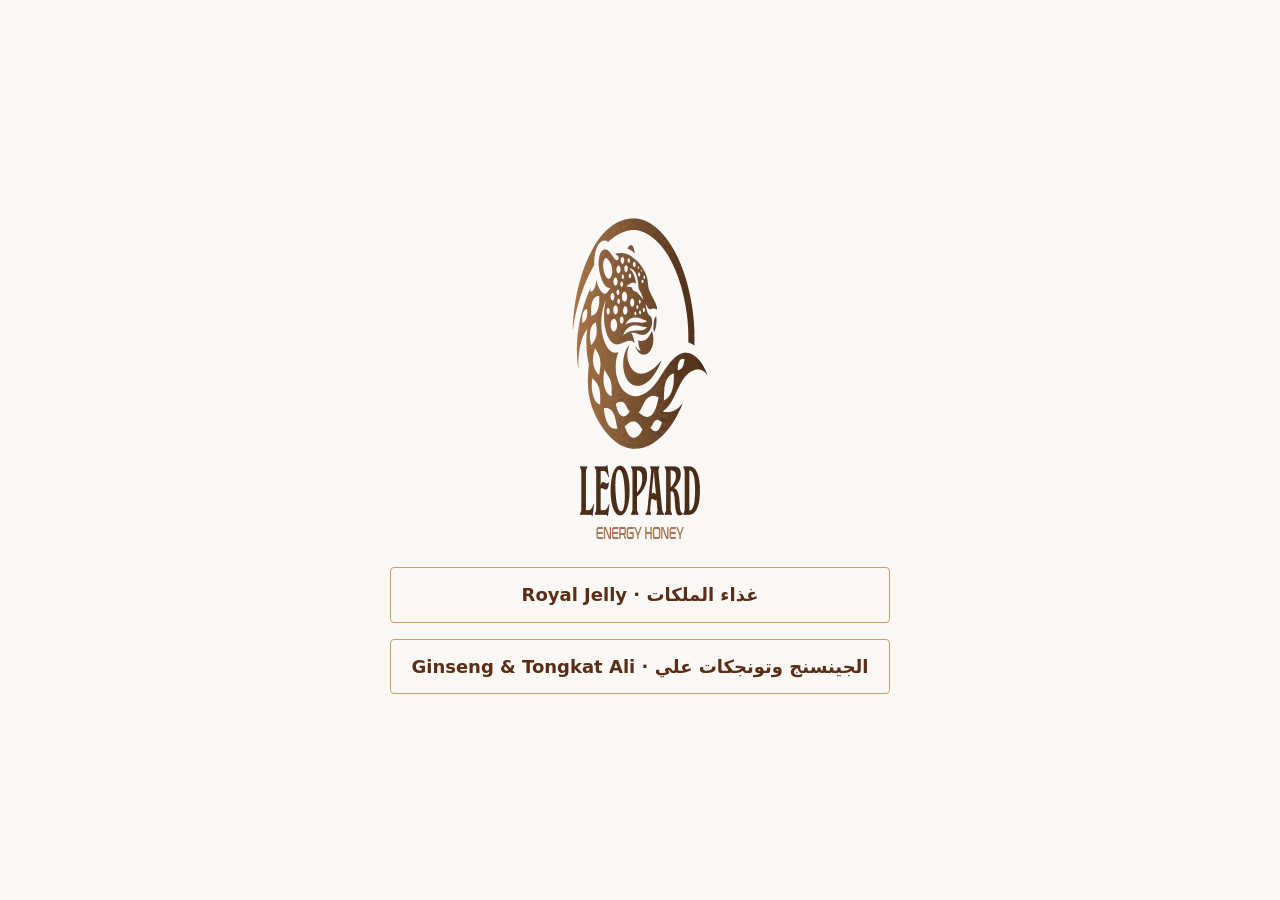
<file: index.html>
<!doctype html>
<html lang="en">
<head>
<meta charset="utf-8">
<meta name="viewport" content="width=device-width, initial-scale=1">
<title>LEOPARD Energy Honey</title>
<style>
body{margin:0;min-height:100vh;display:grid;place-content:center;gap:16px;padding:24px;box-sizing:border-box;background:#FAF8F5;color:#5A2E16;font:18px/1.4 system-ui,sans-serif;text-align:center}
img{width:150px;margin:auto}
a{display:block;padding:14px 20px;border:1px solid #C9A063;border-radius:4px;color:inherit;font-weight:700;text-decoration:none}
</style>
</head>
<body>
<img src="assets/img/logo.webp" width="300" height="345" alt="LEOPARD Energy Honey">
<a href="royal-jelly/">Royal Jelly · غذاء الملكات</a>
<a href="ginseng-tongkat-ali/">Ginseng &amp; Tongkat Ali · الجينسنج وتونجكات علي</a>
</body>
</html>
</file>
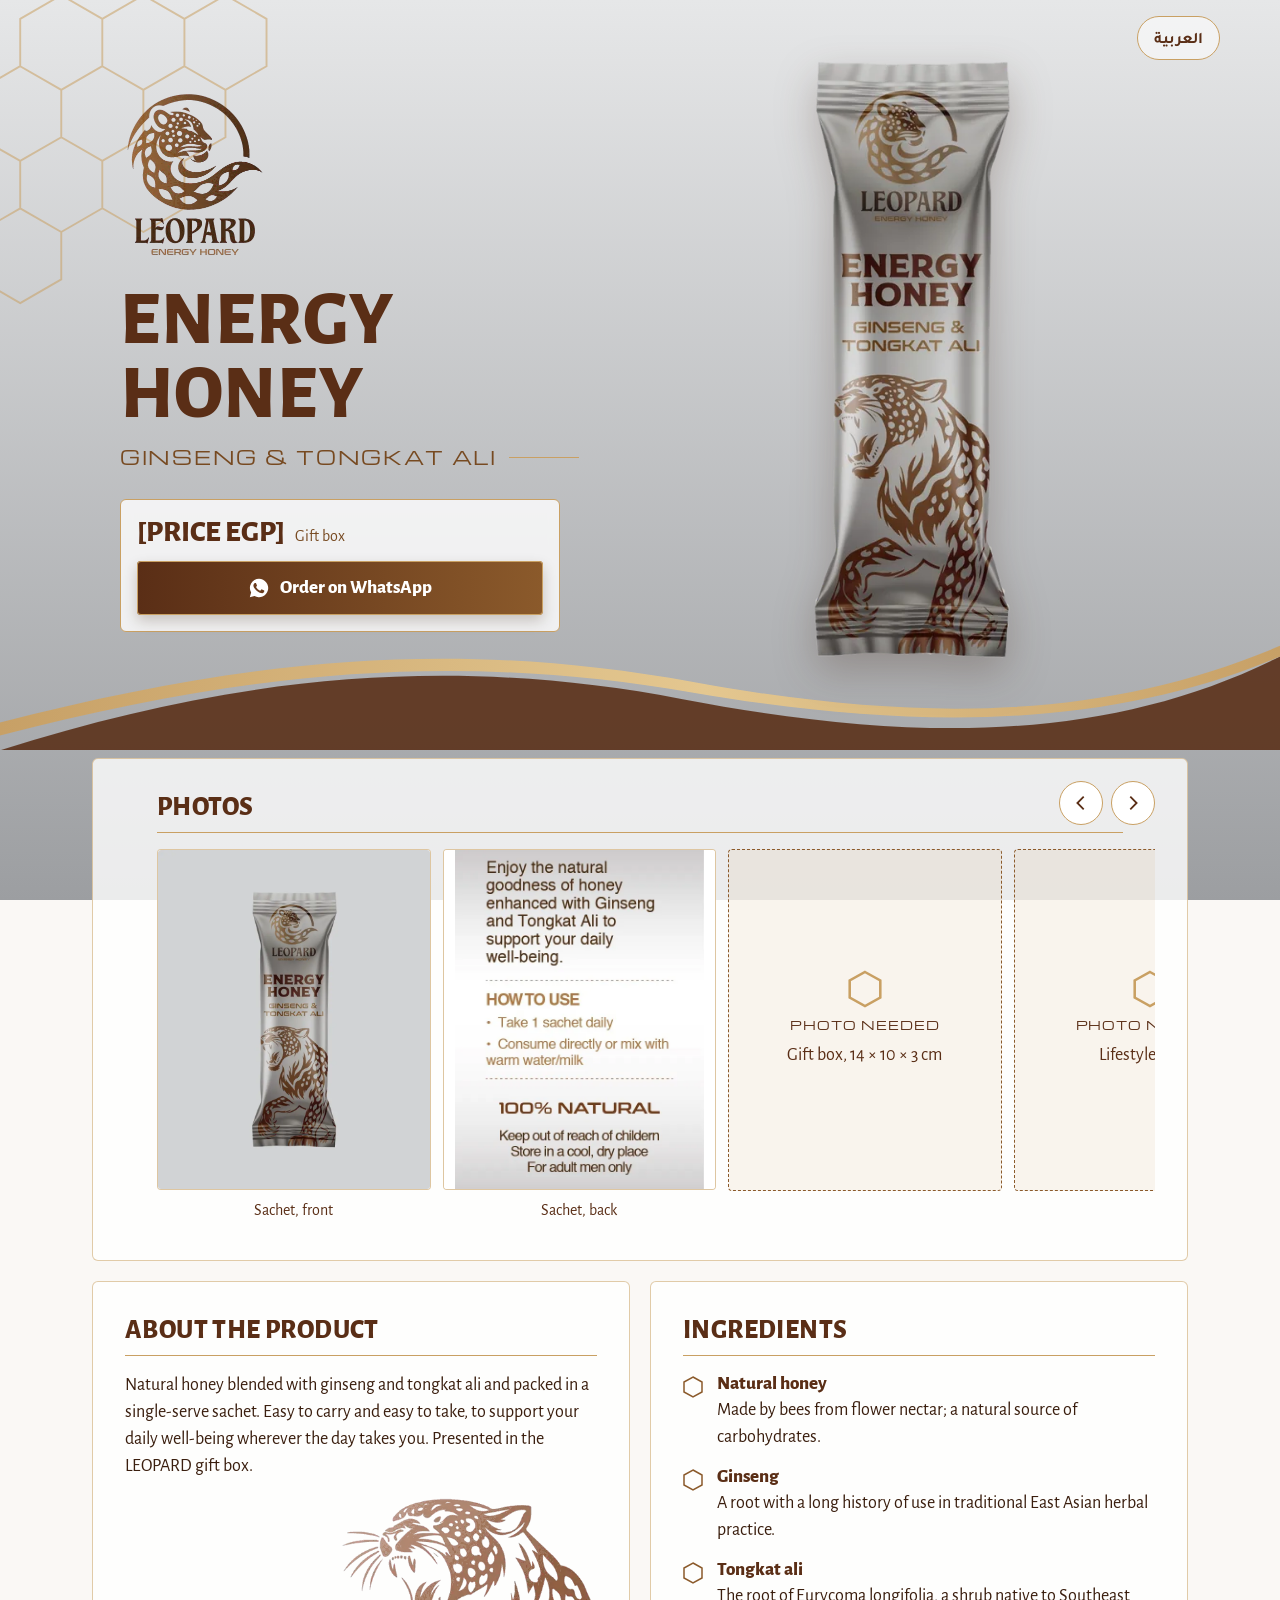
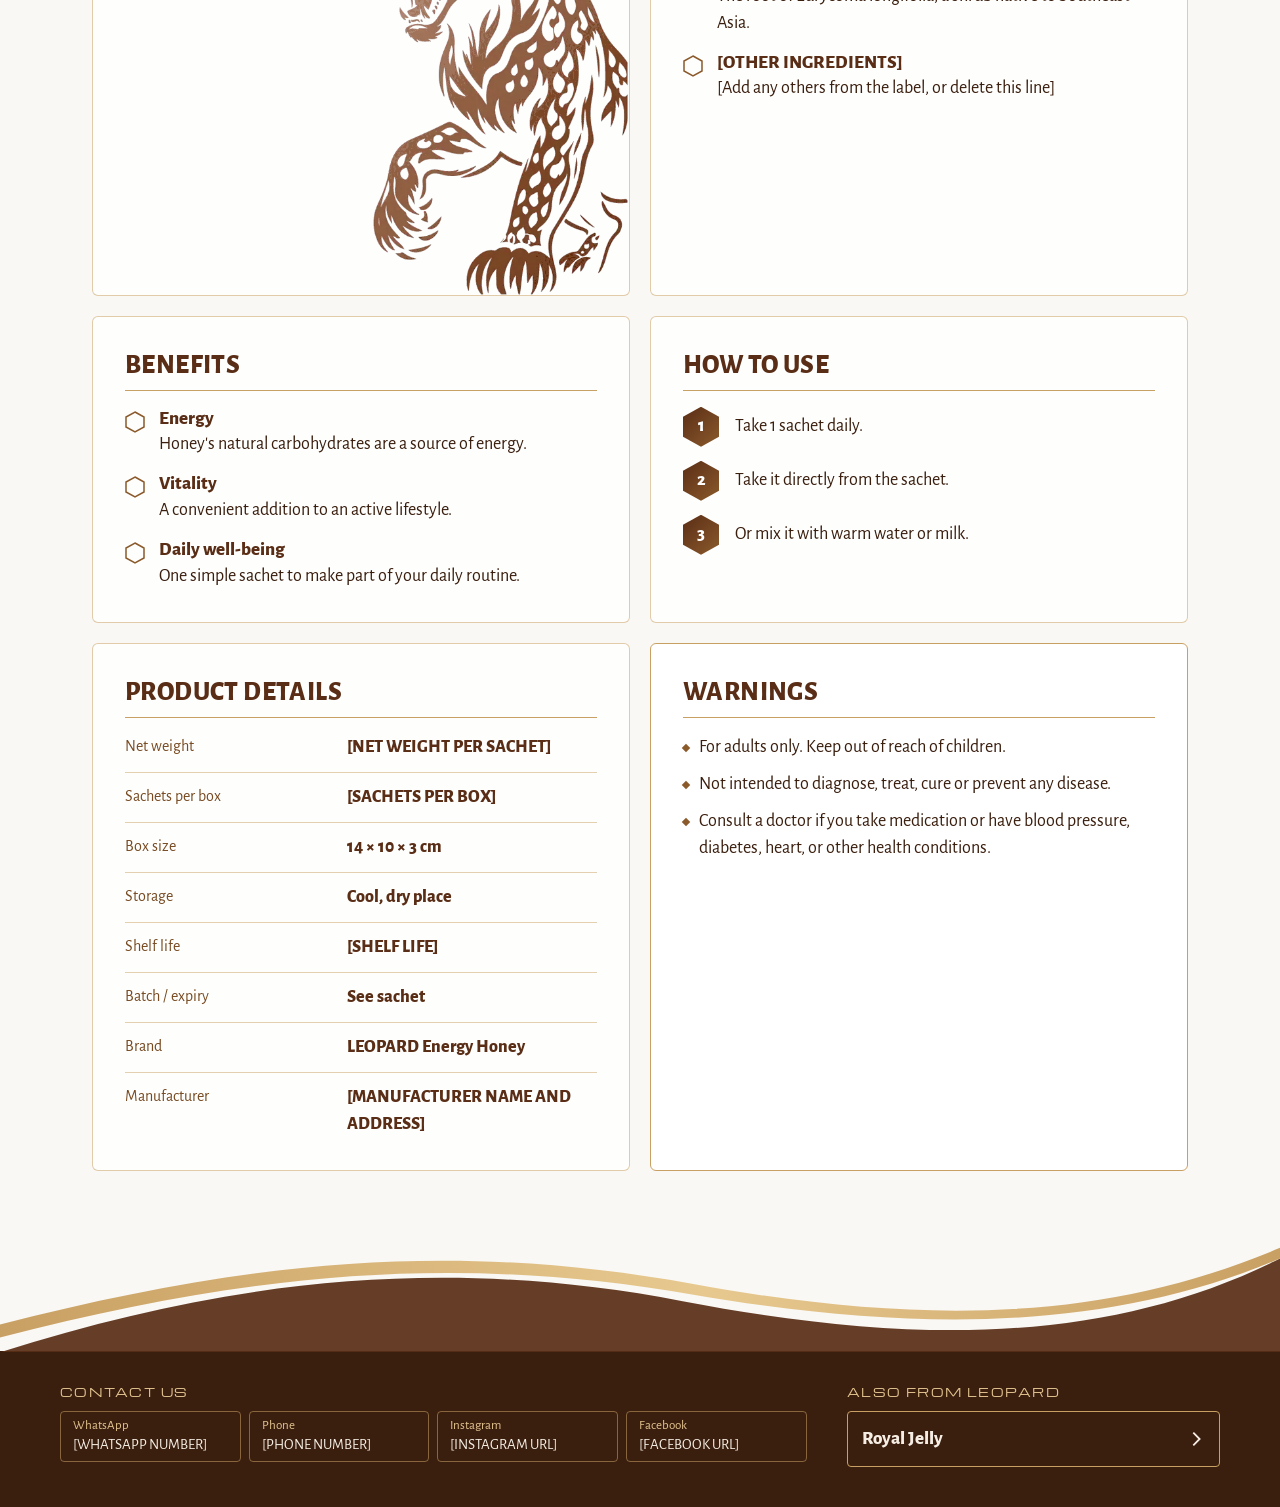
<file: ginseng-tongkat-ali/index.html>
<!doctype html>
<html lang="en" dir="ltr" data-product="ginseng-tongkat-ali" style="--base-tone:linear-gradient(180deg,#E6E7E8,#9C9EA1)">
<head>
<meta charset="utf-8">
<meta name="viewport" content="width=device-width, initial-scale=1, viewport-fit=cover">
<title>LEOPARD Energy Honey – Ginseng &amp; Tongkat Ali</title>
<meta name="description" content="Product details for LEOPARD Energy Honey – Ginseng &amp; Tongkat Ali. تفاصيل منتج ليوبارد عسل الطاقة – الجينسنج وتونجكات علي.">
<meta name="theme-color" content="#E6E7E8">
<link rel="preload" href="../content/ginseng-tongkat-ali.json" as="fetch" crossorigin>
<link rel="preload" href="../assets/img/ginseng-tongkat-ali/sachet-hero.webp" as="image" fetchpriority="high">
<link rel="stylesheet" href="../assets/css/site.css">
<script>document.documentElement.classList.add('js')</script>
<script src="../assets/js/app.js" defer></script>
</head>
<body>
<div id="app"></div>
<noscript><p class="notice">Please turn on JavaScript to see the product details. يرجى تفعيل JavaScript لعرض تفاصيل المنتج.</p></noscript>
</body>
</html>
</file>
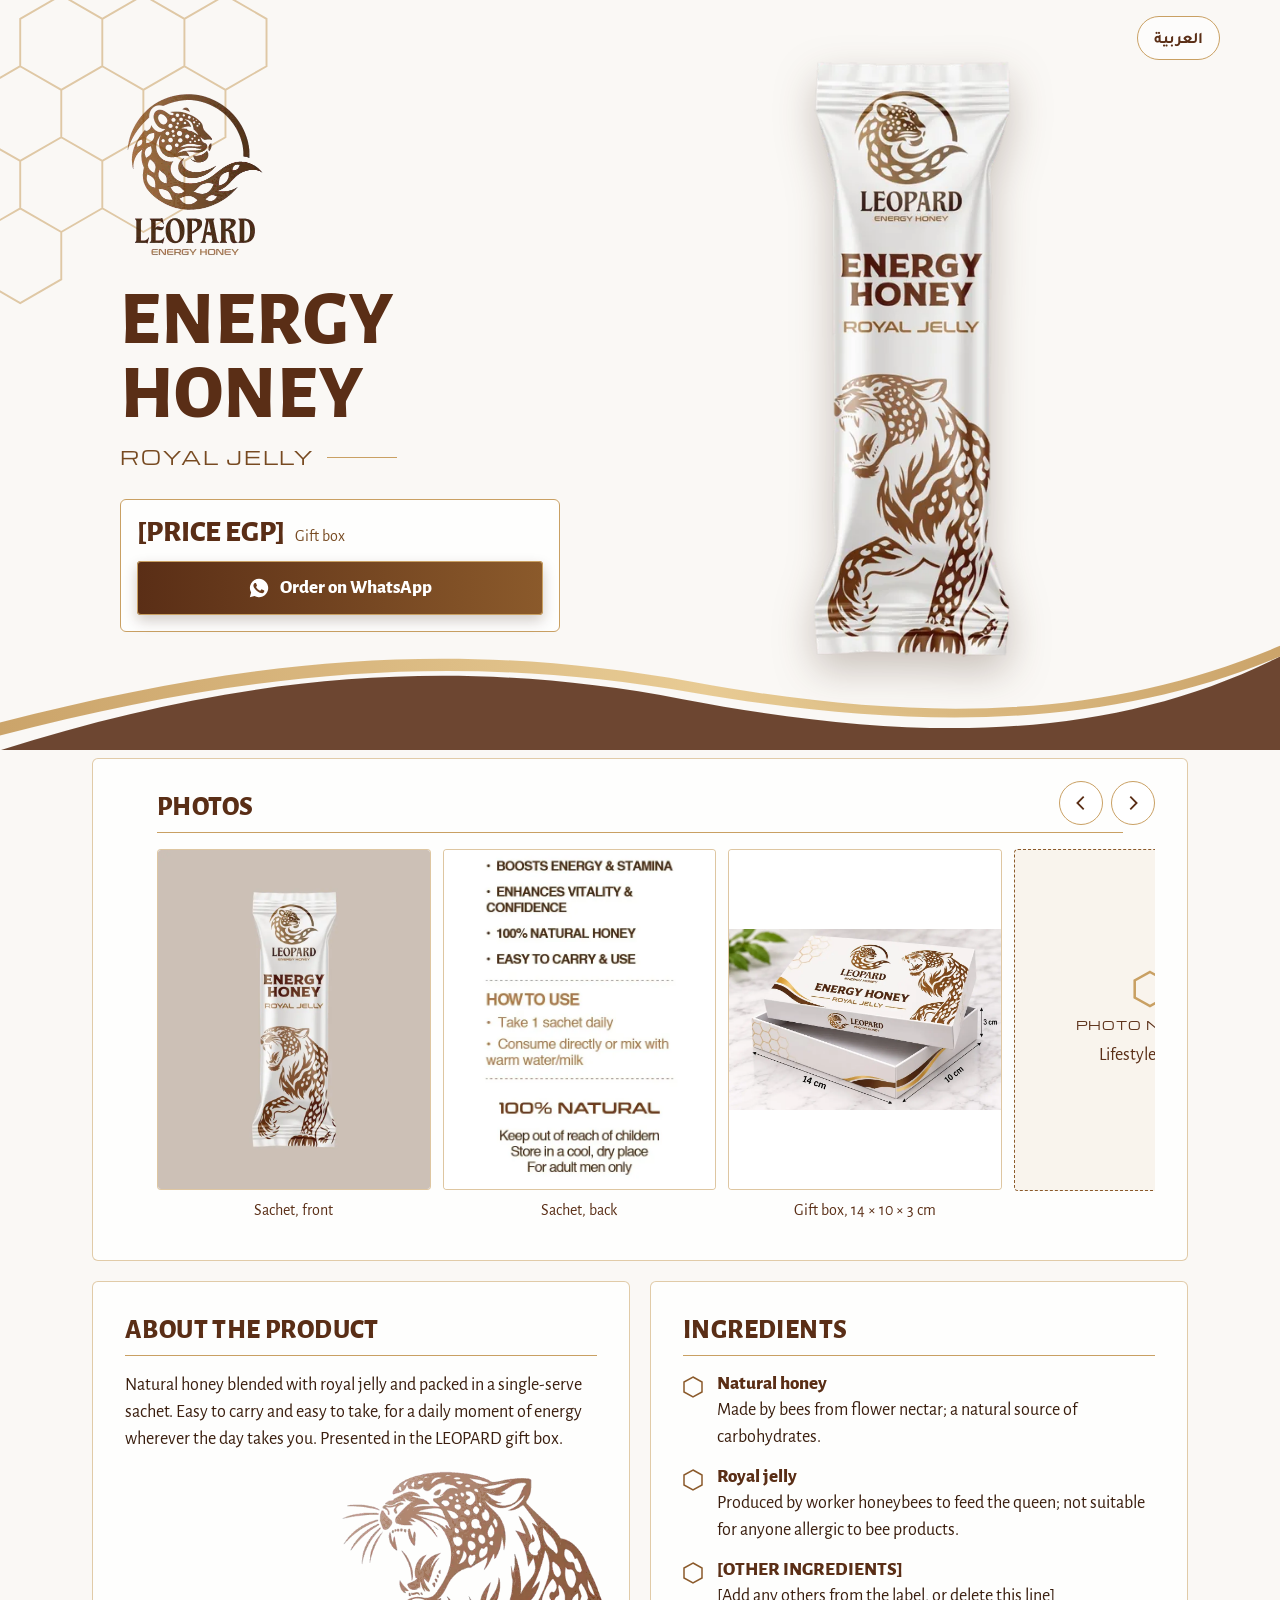
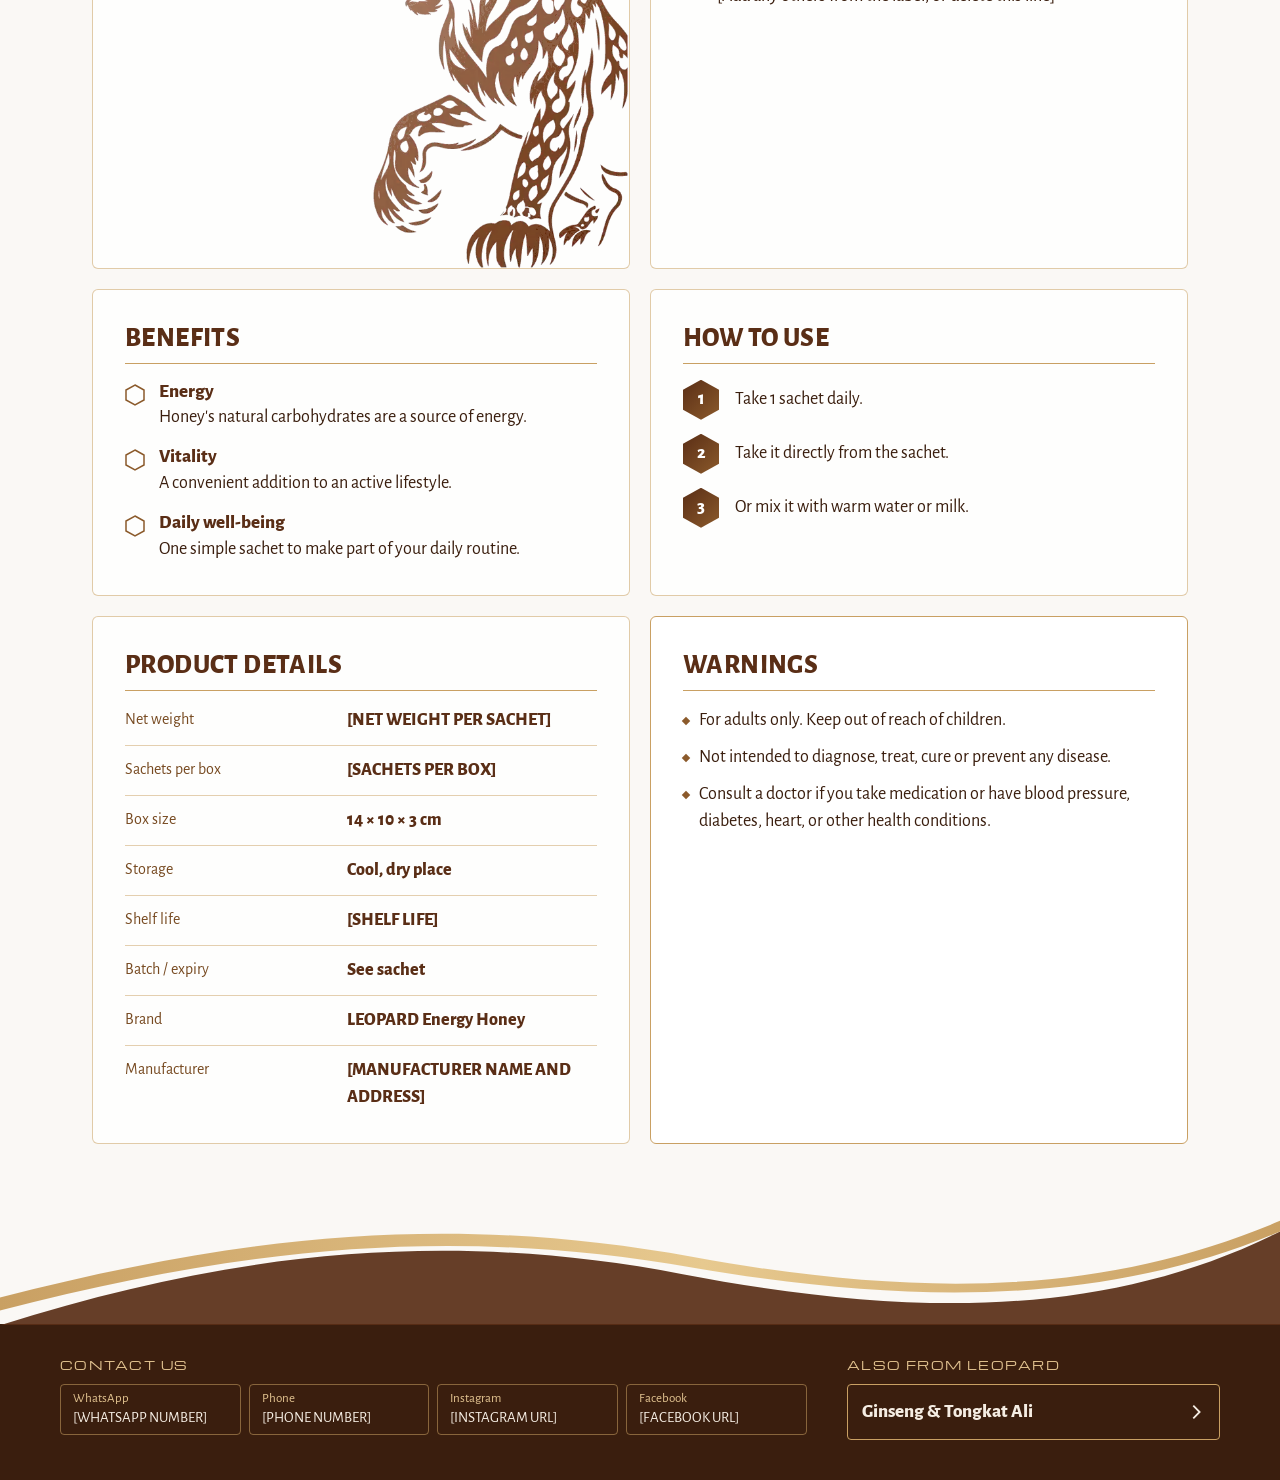
<file: royal-jelly/index.html>
<!doctype html>
<html lang="en" dir="ltr" data-product="royal-jelly" style="--base-tone:#FAF8F5">
<head>
<meta charset="utf-8">
<meta name="viewport" content="width=device-width, initial-scale=1, viewport-fit=cover">
<title>LEOPARD Energy Honey – Royal Jelly</title>
<meta name="description" content="Product details for LEOPARD Energy Honey – Royal Jelly. تفاصيل منتج ليوبارد عسل الطاقة – غذاء الملكات.">
<meta name="theme-color" content="#FAF8F5">
<link rel="preload" href="../content/royal-jelly.json" as="fetch" crossorigin>
<link rel="preload" href="../assets/img/royal-jelly/sachet-hero.webp" as="image" fetchpriority="high">
<link rel="stylesheet" href="../assets/css/site.css">
<script>document.documentElement.classList.add('js')</script>
<script src="../assets/js/app.js" defer></script>
</head>
<body>
<div id="app"></div>
<noscript><p class="notice">Please turn on JavaScript to see the product details. يرجى تفعيل JavaScript لعرض تفاصيل المنتج.</p></noscript>
</body>
</html>
</file>
<file: assets/css/site.css>
/* LEOPARD Energy Honey: one stylesheet for both product pages.
   The only thing that differs per page is --base-tone, set on <html> in each index.html. */

@font-face{font-family:Marcellus;src:url(../fonts/Marcellus-400-latin.woff2) format("woff2");font-weight:400;font-display:swap}
@font-face{font-family:Michroma;src:url(../fonts/Michroma-400-latin.woff2) format("woff2");font-weight:400;font-display:swap}
@font-face{font-family:"Alegreya Sans";src:url(../fonts/AlegreyaSans-400-latin.woff2) format("woff2");font-weight:400;font-display:swap}
@font-face{font-family:"Alegreya Sans";src:url(../fonts/AlegreyaSans-800-latin.woff2) format("woff2");font-weight:800;font-display:swap}
@font-face{font-family:"El Messiri";src:url(../fonts/ElMessiri-700-arabic.woff2) format("woff2");font-weight:700;font-display:swap;unicode-range:U+0600-06FF,U+0750-077F,U+200C-200E,U+FB50-FDFF,U+FE70-FEFF}
@font-face{font-family:Tajawal;src:url(../fonts/Tajawal-400-arabic.woff2) format("woff2");font-weight:400;font-display:swap;unicode-range:U+0600-06FF,U+0750-077F,U+200C-200E,U+FB50-FDFF,U+FE70-FEFF}
@font-face{font-family:Tajawal;src:url(../fonts/Tajawal-700-arabic.woff2) format("woff2");font-weight:700;font-display:swap;unicode-range:U+0600-06FF,U+0750-077F,U+200C-200E,U+FB50-FDFF,U+FE70-FEFF}

:root{
  --espresso:#5A2E16;
  --espresso-deep:#3A1E0E;
  --copper-dark:#8B5A2B;
  --copper-light:#C08A5B;
  --copper:linear-gradient(90deg,var(--copper-dark),var(--copper-light));
  --copper-text:#774A21;   /* copper dark enough for small type on silver */
  --gold:#C9A063;
  --ink:#3A1E0E;
  --panel:rgba(255,255,255,.8);
  --f-display:"Alegreya Sans","El Messiri",system-ui,sans-serif;
  --f-label:Michroma,"Tajawal",system-ui,sans-serif;
  --f-body:"Alegreya Sans","Tajawal",system-ui,sans-serif;
  --gutter:20px;
  --ease:cubic-bezier(.2,.7,.2,1);
}

*{box-sizing:border-box}
html{-webkit-text-size-adjust:100%;scroll-behavior:smooth}
body{margin:0;color:var(--ink);font:400 18px/1.5 var(--f-body);background:#FAF8F5;overflow-x:hidden;
  padding-bottom:calc(84px + env(safe-area-inset-bottom))}
/* The base tone sits behind the page, so the silver gradient spans the screen as you scroll. */
body::before{content:"";position:fixed;inset:0;z-index:-2;background:var(--base-tone)}
[lang=ar] body{font-size:17px;line-height:1.75}
img{display:block;max-width:100%;height:auto}
h1,h2,h3,p,ul,ol,dl,dd{margin:0;padding:0}
ul,ol{list-style:none}
a{color:inherit}
button{font:inherit;color:inherit}
:focus-visible{outline:2px solid var(--espresso);outline-offset:3px;border-radius:4px}
bdi{unicode-bidi:isolate}
/* Arabic letters join: never letter-space them. */
[lang=ar] *{letter-spacing:0!important}

.notice{padding:32px var(--gutter);text-align:center;max-width:32em;margin:auto}
.notice a{font-weight:800}

/* ---------- Hero ---------- */
.hero{position:relative;overflow:hidden;padding:12px var(--gutter) 28px;text-align:center}
.lang-bar{display:flex;justify-content:flex-end;position:relative;z-index:2}
.lang-btn{min-height:44px;min-width:44px;padding:0 16px;background:none;border:1px solid var(--gold);border-radius:999px;
  cursor:pointer;color:var(--espresso);font-weight:700;background-color:rgba(255,255,255,.55);font-size:16px}
.lang-btn:hover{background-color:#fff}
.honeycomb{position:absolute;top:-8px;inset-inline-start:-24px;width:128px;height:auto;color:var(--gold);opacity:.55;pointer-events:none}
.hero-inner{position:relative;z-index:1;display:flex;flex-direction:column}
.hero-copy{display:contents}          /* phone order: logo, name, sachet, price + button */
.sachet-wrap{order:1}
.buy{order:2}
.logo{width:112px;margin:-38px auto 12px}
.headline{font:800 clamp(42px,12.6vw,60px)/.98 var(--f-display);color:var(--espresso);text-transform:uppercase;letter-spacing:.015em;
  max-width:7em;margin-inline:auto}
[lang=ar] .headline{font-size:clamp(44px,13vw,64px);line-height:1.15}
.product-name{display:flex;align-items:center;justify-content:center;gap:12px;margin-top:12px;
  font:400 clamp(14px,4.1vw,17px)/1.45 var(--f-label);letter-spacing:.09em;text-transform:uppercase;color:var(--copper-text)}
[lang=ar] .product-name{font-size:21px;font-weight:700}
.product-name::before,.product-name::after{content:"";flex:0 0 26px;height:1px;background:var(--gold)}
.sachet-wrap{position:relative;margin:18px auto 0;width:max-content;max-width:100%}
.sachet{width:auto;height:clamp(300px,46svh,420px);filter:drop-shadow(0 16px 20px rgba(58,30,14,.26))}
.buy{position:relative;margin:-30px auto 0;max-width:420px;padding:16px;background:var(--panel);border:1px solid var(--gold);border-radius:6px;
  -webkit-backdrop-filter:blur(6px);backdrop-filter:blur(6px)}
.price-row{display:flex;align-items:baseline;justify-content:center;gap:10px;flex-wrap:wrap;margin-bottom:12px}
.price{font:800 30px/1.1 var(--f-display);color:var(--espresso)}
.price-note{font-size:16px;color:var(--copper-text)}
.cta{display:flex;align-items:center;justify-content:center;gap:10px;min-height:54px;padding:10px 18px;border-radius:4px;color:#fff;text-decoration:none;
  font-weight:800;font-size:19px;background:linear-gradient(90deg,var(--espresso),var(--copper-dark));
  box-shadow:0 0 0 1px var(--gold) inset,0 6px 14px rgba(58,30,14,.22);transition:filter .2s}
.cta:hover{filter:brightness(1.1)}
.cta svg{flex:none;width:22px;height:22px;fill:currentColor}
.ribbon{display:block;width:100%;height:auto;pointer-events:none}
.ribbon.hero-ribbon{position:absolute;inset-inline:0;bottom:0;opacity:.95;z-index:0}
[dir=rtl] .ribbon{transform:scaleX(-1)}

/* ---------- Sections ---------- */
.sections{display:grid;gap:16px;padding:8px var(--gutter) 40px;max-width:1160px;margin:auto}
.panel{position:relative;padding:24px 20px;background:var(--panel);border:1px solid rgba(201,160,99,.55);border-radius:6px;overflow:hidden;min-width:0}
.panel h2{font:800 27px/1.15 var(--f-display);color:var(--espresso);text-transform:uppercase;letter-spacing:.015em;padding-bottom:10px;margin-bottom:16px;border-bottom:1px solid var(--gold)}
[lang=ar] .panel h2{font-size:27px}

.about p{position:relative;z-index:1}
.about-art{width:min(72%,290px);margin:14px -20px -24px auto}

.items{display:grid;gap:14px}
.items li{display:grid;grid-template-columns:22px 1fr;gap:12px;align-items:start}
.items .hex{width:20px;height:22px;margin-top:4px;color:var(--copper-dark)}
.items strong{display:block;font-weight:800;color:var(--espresso);font-size:19px;line-height:1.3}
[lang=ar] .items strong{font-weight:700}

.steps{display:grid;gap:14px;counter-reset:s}
.steps li{display:grid;grid-template-columns:40px 1fr;gap:12px;align-items:center;counter-increment:s}
.steps li::before{content:counter(s);width:36px;height:40px;display:grid;place-items:center;font-weight:800;color:#fff;
  background:linear-gradient(135deg,var(--espresso),var(--copper-dark));
  clip-path:polygon(50% 0,100% 25%,100% 75%,50% 100%,0 75%,0 25%)}
[lang=ar] .steps li::before{content:counter(s,arabic-indic)}

.details{display:grid}
.details div{display:grid;grid-template-columns:minmax(0,5fr) minmax(0,6fr);gap:14px;padding:11px 0;border-bottom:1px solid rgba(201,160,99,.5)}
.details div:last-child{border-bottom:0;padding-bottom:0}
.details div:first-child{padding-top:0}
.details dt{color:var(--copper-text);font-size:16px}
.details dd{font-weight:800;color:var(--espresso);overflow-wrap:anywhere}
[lang=ar] .details dd{font-weight:700}

.warnings{background:rgba(255,255,255,.92);border-color:var(--gold)}
.warnings ul{display:grid;gap:10px}
.warnings li{padding-inline-start:16px;position:relative}
.warnings li::before{content:"";position:absolute;inset-inline-start:0;top:.62em;width:6px;height:6px;background:var(--copper-dark);transform:rotate(45deg)}

/* ---------- Gallery ---------- */
.gallery{padding:24px 0 16px}
.gallery h2{margin-inline:20px}
.track{display:flex;gap:12px;overflow-x:auto;scroll-snap-type:x mandatory;-webkit-overflow-scrolling:touch;padding:0 20px 6px;scroll-padding:0 20px;scrollbar-width:none}
.track::-webkit-scrollbar{display:none}
.slide{flex:0 0 min(78%,300px);scroll-snap-align:center;margin:0;min-width:0}
.slide-btn{display:block;width:100%;padding:0;border:1px solid rgba(201,160,99,.6);border-radius:4px;background:#fff;cursor:zoom-in;overflow:hidden}
.slide-btn img{width:100%;aspect-ratio:4/5;object-fit:contain;background:#fff}
.slide figcaption{padding-top:8px;font-size:16px;color:var(--espresso);text-align:center}
.placeholder{display:flex;flex-direction:column;align-items:center;justify-content:center;gap:8px;aspect-ratio:4/5;padding:16px;text-align:center;
  border:1px dashed var(--copper-dark);border-radius:4px;background:rgba(201,160,99,.1);color:var(--espresso)}
.placeholder .hex{width:34px;height:38px;color:var(--gold)}
.placeholder b{font:400 12px/1.5 var(--f-label);letter-spacing:.08em;text-transform:uppercase}
[lang=ar] .placeholder b{font-size:16px;font-weight:700}
.gallery-nav{display:none}

/* ---------- Lightbox ---------- */
dialog.lightbox{width:100vw;height:100dvh;max-width:none;max-height:none;margin:0;padding:0;border:0;background:rgba(30,16,8,.96);color:#fff}
dialog.lightbox::backdrop{background:rgba(30,16,8,.96)}
.lb-track{display:flex;height:100%;overflow-x:auto;scroll-snap-type:x mandatory;scrollbar-width:none}
.lb-track::-webkit-scrollbar{display:none}
.lb-slide{flex:0 0 100%;height:100%;display:flex;flex-direction:column;align-items:center;justify-content:center;gap:12px;padding:64px 12px 28px;scroll-snap-align:center;margin:0}
.lb-slide img{max-width:100%;max-height:calc(100% - 40px);min-height:0;width:auto;height:auto;object-fit:contain;touch-action:pinch-zoom pan-x}
.lb-btn{position:absolute;display:grid;place-items:center;width:48px;height:48px;border:1px solid var(--gold);border-radius:50%;background:rgba(30,16,8,.7);cursor:pointer;color:#fff}
.lb-btn svg{width:20px;height:20px;fill:none;stroke:currentColor;stroke-width:2}
.lb-close{top:10px;inset-inline-end:10px}
.lb-prev,.lb-next{display:none;top:50%;margin-top:-24px}
.lb-prev{inset-inline-start:16px}.lb-next{inset-inline-end:16px}
[dir=rtl] .lb-prev svg,[dir=rtl] .lb-next svg,[dir=rtl] .gallery-nav svg{transform:scaleX(-1)}

/* ---------- Footer ---------- */
.foot-ribbon{margin-bottom:-1px}
footer{background:var(--espresso-deep);color:#F5EDE3;padding:32px var(--gutter) 40px}
.foot-inner{max-width:1160px;margin:auto;display:grid;gap:26px}
.foot-title{display:block;font:400 12px/1.5 var(--f-label);letter-spacing:.12em;text-transform:uppercase;color:#E3C491;margin-bottom:10px}
[lang=ar] .foot-title{font-size:16px;font-weight:700}
.foot-links{display:grid;grid-template-columns:repeat(2,minmax(0,1fr));gap:8px}
.foot-links>li>a,.foot-links>li>span{display:flex;align-items:center;min-height:48px;padding:6px 12px;border:1px solid rgba(201,160,99,.55);border-radius:4px;text-decoration:none;overflow-wrap:anywhere}
.foot-links>li>a:hover{background:rgba(201,160,99,.16)}
.foot-links small{display:block;font-size:13px;color:#E3C491;line-height:1.3}
.foot-links .val{display:block;line-height:1.3;font-size:15px}
.other{display:flex;align-items:center;justify-content:space-between;gap:12px;min-height:56px;padding:10px 14px;border:1px solid var(--gold);border-radius:4px;text-decoration:none;font-weight:800;font-size:19px}
[lang=ar] .other{font-weight:700}
.other:hover{background:rgba(201,160,99,.16)}
.other svg{flex:none;width:18px;height:18px;fill:none;stroke:currentColor;stroke-width:2}
[dir=rtl] .other svg{transform:scaleX(-1)}
footer :focus-visible{outline-color:#fff}

/* ---------- Sticky order bar: within thumb reach once the hero button has scrolled away ---------- */
.sticky{position:fixed;inset-inline:0;bottom:0;z-index:5;padding:10px var(--gutter) calc(10px + env(safe-area-inset-bottom));
  background:rgba(255,255,255,.94);border-top:1px solid var(--gold);transform:translateY(110%);visibility:hidden;transition:transform .3s var(--ease),visibility .3s}
.sticky.on{transform:none;visibility:visible}
.sticky .cta{max-width:520px;margin:auto}

/* ---------- Motion: soft fade-ins only, and only when JS is running ---------- */
.js .reveal{opacity:0;transform:translateY(10px);transition:opacity .45s var(--ease),transform .45s var(--ease)}
.js .reveal.in{opacity:1;transform:none}
@media (prefers-reduced-motion:reduce){
  html{scroll-behavior:auto}
  .js .reveal{opacity:1;transform:none;transition:none}
  .sticky,.cta{transition:none}
}

/* ---------- Tablet and up ---------- */
@media (min-width:640px){
  :root{--gutter:32px}
  .slide{flex-basis:260px}
  .buy{margin-top:-30px}
}

/* ---------- Desktop ---------- */
@media (min-width:960px){
  body{padding-bottom:0}
  .sticky{display:none}
  .hero{padding:16px 40px 90px}
  .lang-bar{max-width:1160px;margin:auto}
  .hero-inner{max-width:1040px;margin:auto;display:grid;grid-template-columns:1fr 1fr;align-items:center;column-gap:48px;text-align:start}
  .hero-copy{display:flex;flex-direction:column;align-items:flex-start}
  .sachet-wrap,.buy{order:0}
  .logo{margin:0 0 22px;width:150px}
  .headline{font-size:76px;margin-inline:0}
  [lang=ar] .headline{font-size:76px}
  .product-name{justify-content:flex-start;font-size:19px}
  .product-name::before{display:none}
  .product-name::after{flex-basis:70px}
  .buy{margin:28px 0 0;width:100%;max-width:440px}
  .price-row{justify-content:flex-start}
  .sachet-wrap{margin:0 auto}
  .sachet{height:600px}
  .honeycomb{width:300px}
  .sections{grid-template-columns:repeat(2,minmax(0,1fr));gap:20px;padding-bottom:64px}
  .gallery{grid-column:1/-1;padding:32px 0 24px}
  .gallery h2{margin-inline:32px}
  .track{padding-inline:32px;scroll-padding:0 32px}
  .slide{flex-basis:calc((100% - 36px)/3.4);scroll-snap-align:start}
  .gallery-nav{display:flex;gap:8px;position:absolute;top:22px;inset-inline-end:32px}
  .gallery-nav button{display:grid;place-items:center;width:44px;height:44px;background:#fff;border:1px solid var(--gold);border-radius:50%;cursor:pointer;color:var(--espresso)}
  .gallery-nav svg{width:18px;height:18px;fill:none;stroke:currentColor;stroke-width:2}
  .panel{padding:32px}
  .about-art{margin-right:-32px;margin-bottom:-32px}
  .warnings{grid-column:auto}
  .lb-prev,.lb-next{display:grid}
  .foot-inner{grid-template-columns:2fr 1fr;align-items:start;gap:40px}
  .foot-links{grid-template-columns:repeat(4,minmax(0,1fr))}
}
</file>
